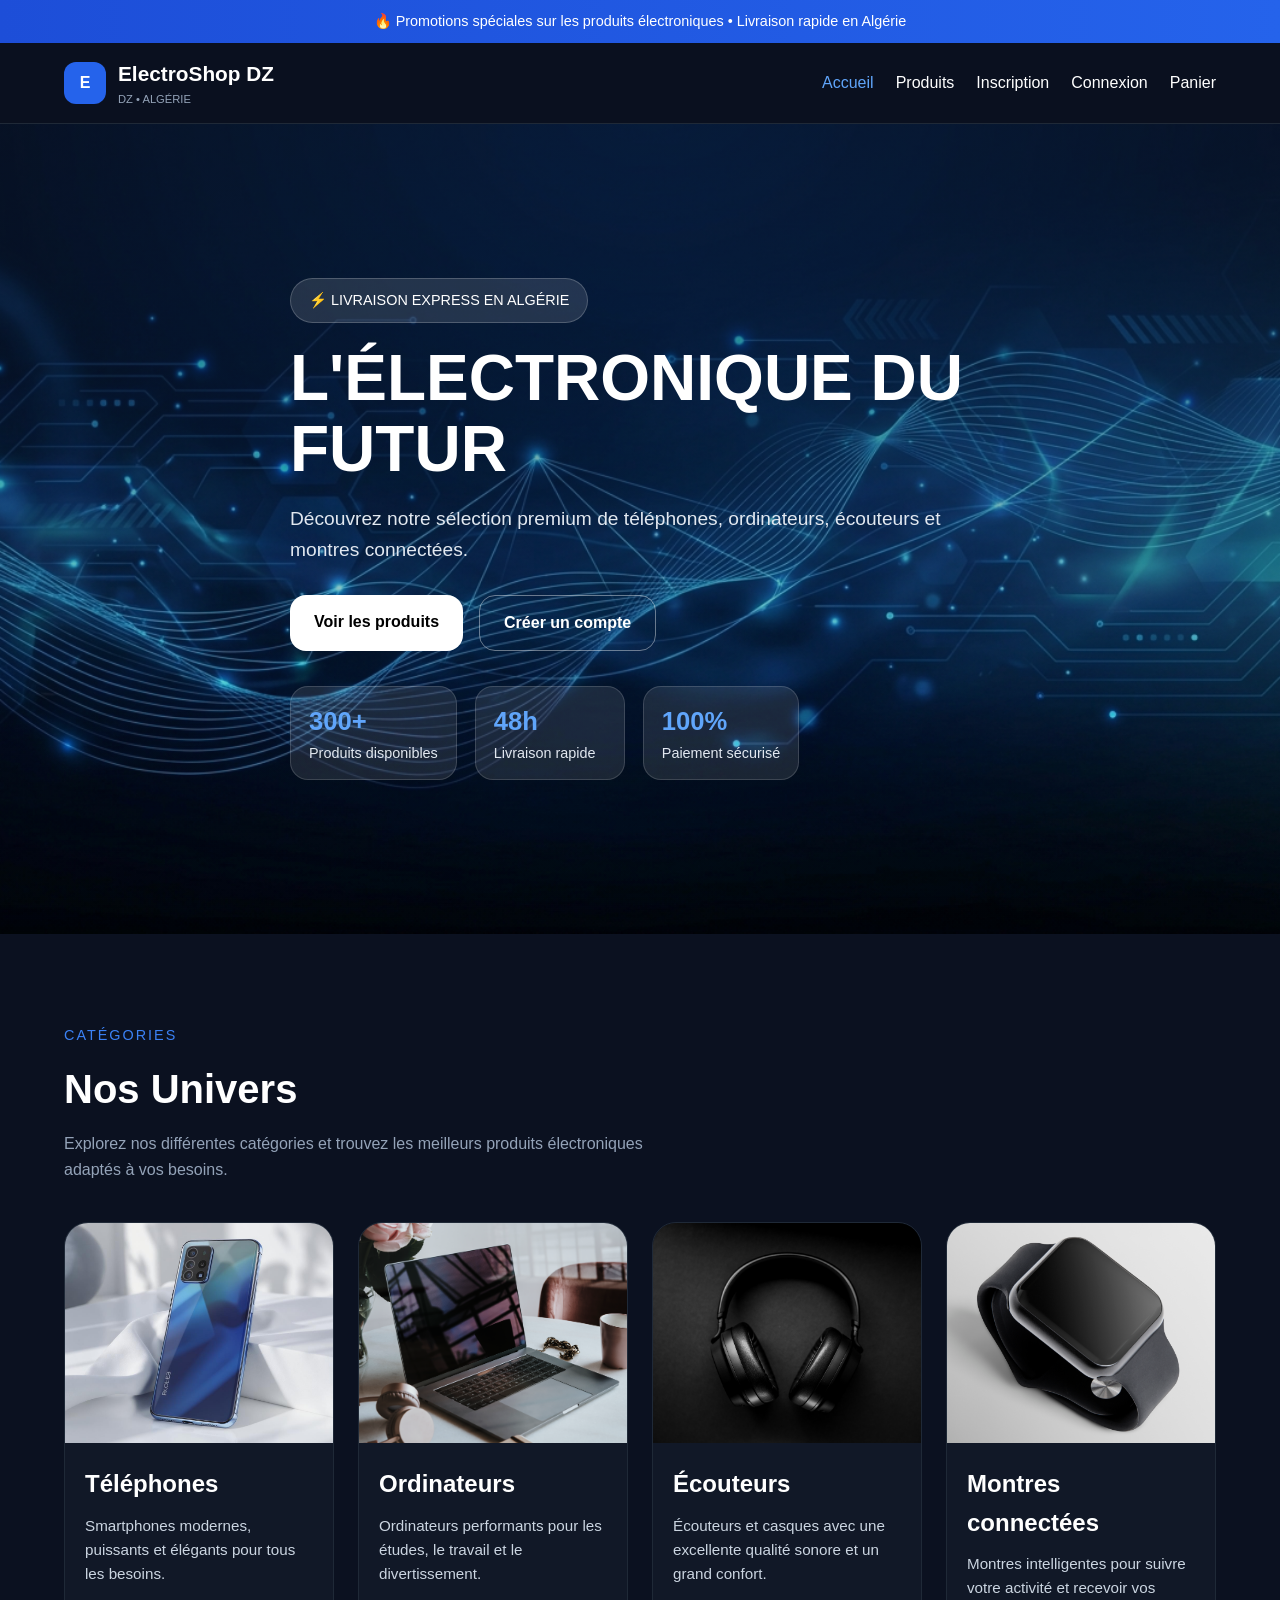
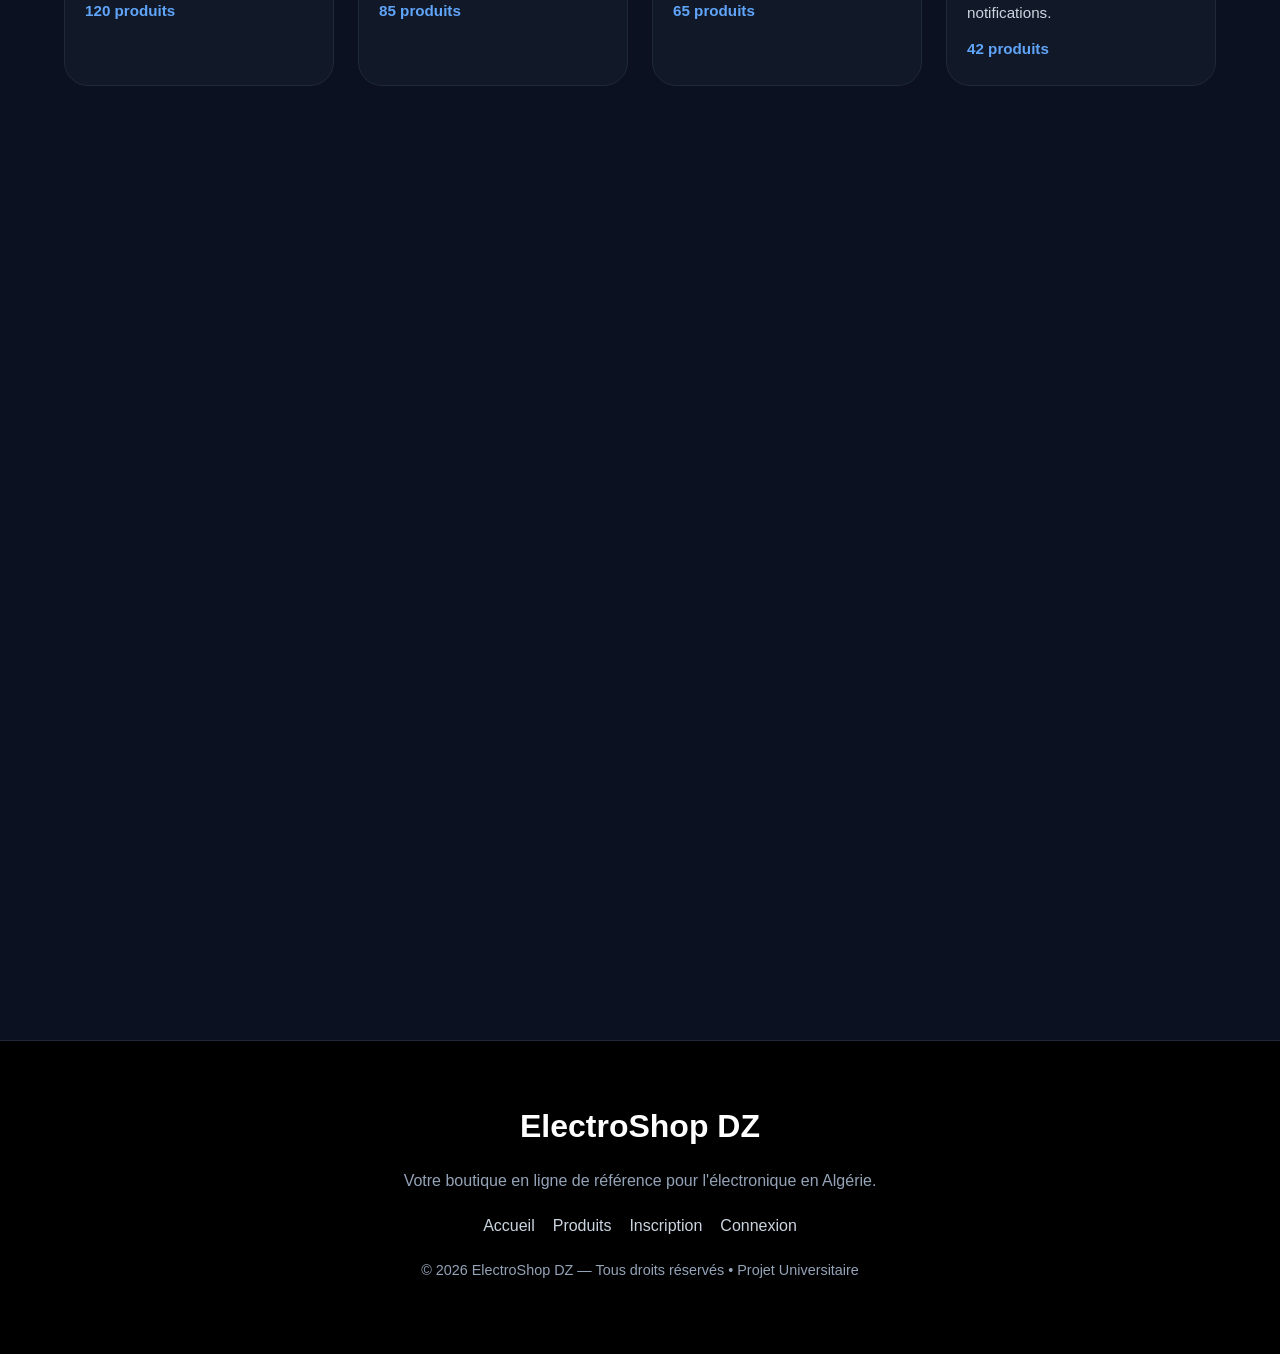
<file: index.html>
<!doctype html>
<html lang="fr">
  <head>
    <meta charset="UTF-8" />
    <meta name="viewport" content="width=device-width, initial-scale=1.0" />
    <title>ElectroShop DZ - Accueil</title>
    <link rel="stylesheet" href="style/main.css" />
  </head>

  <body>
    <div class="top-bar">
      <p>
        🔥 Promotions spéciales sur les produits électroniques • Livraison
        rapide en Algérie
      </p>
    </div>

    <header class="site-header">
      <nav class="navbar">
        <div class="logo-box">
          <div class="logo-icon">E</div>
          <div class="logo-text">
            <h1>ElectroShop DZ</h1>
            <p>DZ • ALGÉRIE</p>
          </div>
        </div>

        <ul class="nav-links">
          <li><a href="index.html" class="active">Accueil</a></li>
          <li><a href="content/products.html">Produits</a></li>

          <a href="content/signup.html">Inscription</a>
          <a href="content/login.html">Connexion</a>

          <li><a href="content/cart.html">Panier</a></li>
        </ul>

        <button class="menu-toggle" id="menu-toggle">☰</button>
      </nav>

      <div class="mobile-menu" id="mobile-menu">
        <a href="index.html">Accueil</a>
        <a href="content/products.html">Produits</a>
        <a href="content/signup.html">Inscription</a>
        <a href="content/login.html">Connexion</a>
        <a href="content/cart.html">Panier</a>
      </div>
    </header>

    <main>
      <section class="hero">
        <div class="hero-overlay"></div>

        <div class="hero-content">
          <span class="hero-badge">⚡ LIVRAISON EXPRESS EN ALGÉRIE</span>

          <h2>L'ÉLECTRONIQUE DU FUTUR</h2>

          <p>
            Découvrez notre sélection premium de téléphones, ordinateurs,
            écouteurs et montres connectées.
          </p>

          <div class="hero-buttons">
            <a href="content/products.html" class="btn btn-primary">
              Voir les produits
            </a>

            <a href="content/signup.html" class="btn btn-secondary">
              Créer un compte
            </a>
          </div>

          <div class="hero-stats">
            <div class="stat-box">
              <h3>300+</h3>
              <p>Produits disponibles</p>
            </div>
            <div class="stat-box">
              <h3>48h</h3>
              <p>Livraison rapide</p>
            </div>
            <div class="stat-box">
              <h3>100%</h3>
              <p>Paiement sécurisé</p>
            </div>
          </div>
        </div>
      </section>

      <section class="categories section hidden-section">
        <div class="section-header">
          <p class="section-label">CATÉGORIES</p>
          <h2>Nos Univers</h2>
          <p class="section-description">
            Explorez nos différentes catégories et trouvez les meilleurs
            produits électroniques adaptés à vos besoins.
          </p>
        </div>

        <div class="categories-grid">
          <article
            class="category-card hidden-left clickable-card"
            data-link="content/products.html"
          >
            <img src="images/phone.png" alt="Téléphones" class="category-img" />
            <div class="category-content">
              <h3>Téléphones</h3>
              <p class="category-desc">
                Smartphones modernes, puissants et élégants pour tous les
                besoins.
              </p>
              <p class="category-count">120 produits</p>
            </div>
          </article>

          <article
            class="category-card hidden-section clickable-card"
            data-link="content/products.html"
          >
            <img
              src="images/laptop.png"
              alt="Ordinateurs"
              class="category-img"
            />
            <div class="category-content">
              <h3>Ordinateurs</h3>
              <p class="category-desc">
                Ordinateurs performants pour les études, le travail et le
                divertissement.
              </p>
              <p class="category-count">85 produits</p>
            </div>
          </article>

          <article
            class="category-card hidden-section clickable-card"
            data-link="content/products.html"
          >
            <img
              src="images/headphones.png"
              alt="Écouteurs"
              class="category-img"
            />
            <div class="category-content">
              <h3>Écouteurs</h3>
              <p class="category-desc">
                Écouteurs et casques avec une excellente qualité sonore et un
                grand confort.
              </p>
              <p class="category-count">65 produits</p>
            </div>
          </article>

          <article
            class="category-card hidden-right clickable-card"
            data-link="content/products.html"
          >
            <img
              src="images/watch.png"
              alt="Montres connectées"
              class="category-img"
            />
            <div class="category-content">
              <h3>Montres connectées</h3>
              <p class="category-desc">
                Montres intelligentes pour suivre votre activité et recevoir vos
                notifications.
              </p>
              <p class="category-count">42 produits</p>
            </div>
          </article>
        </div>
      </section>

      <section class="advantages section hidden-section">
        <div class="section-header center">
          <p class="section-label">AVANTAGES</p>
          <h2>Pourquoi choisir ElectroShop DZ ?</h2>
        </div>

        <div class="advantages-grid">
          <article class="advantage-card hidden-left">
            <h3>Produits variés</h3>
            <p>Large sélection des meilleures marques internationales.</p>
          </article>

          <article class="advantage-card hidden-section">
            <h3>Livraison rapide</h3>
            <p>Commandes livrées rapidement partout en Algérie.</p>
          </article>

          <article class="advantage-card hidden-right">
            <h3>Paiement sécurisé</h3>
            <p>Transactions protégées et expérience d’achat fiable.</p>
          </article>
        </div>
      </section>

      <section class="cta section hidden-section">
        <div class="cta-box">
          <h2>Prêt à découvrir nos meilleures offres ?</h2>
          <p>
            Parcourez notre catalogue et trouvez les meilleurs appareils
            électroniques.
          </p>
          <a href="content/products.html" class="btn btn-primary">
            Explorer les produits
          </a>
        </div>
      </section>
    </main>

    <footer class="site-footer">
      <div class="footer-content">
        <h2>ElectroShop DZ</h2>
        <p>
          Votre boutique en ligne de référence pour l'électronique en Algérie.
        </p>

        <div class="footer-links">
          <a href="index.html">Accueil</a>
          <a href="content/products.html">Produits</a>
          <a href="content/signup.html">Inscription</a>
          <a href="content/login.html">Connexion</a>
        </div>

        <p class="copyright">
          © 2026 ElectroShop DZ — Tous droits réservés • Projet Universitaire
        </p>
      </div>
    </footer>

    <button id="backToTop" class="back-to-top">↑</button>

    <script src="javascript/main.js"></script>
  </body>
</html>
</file>
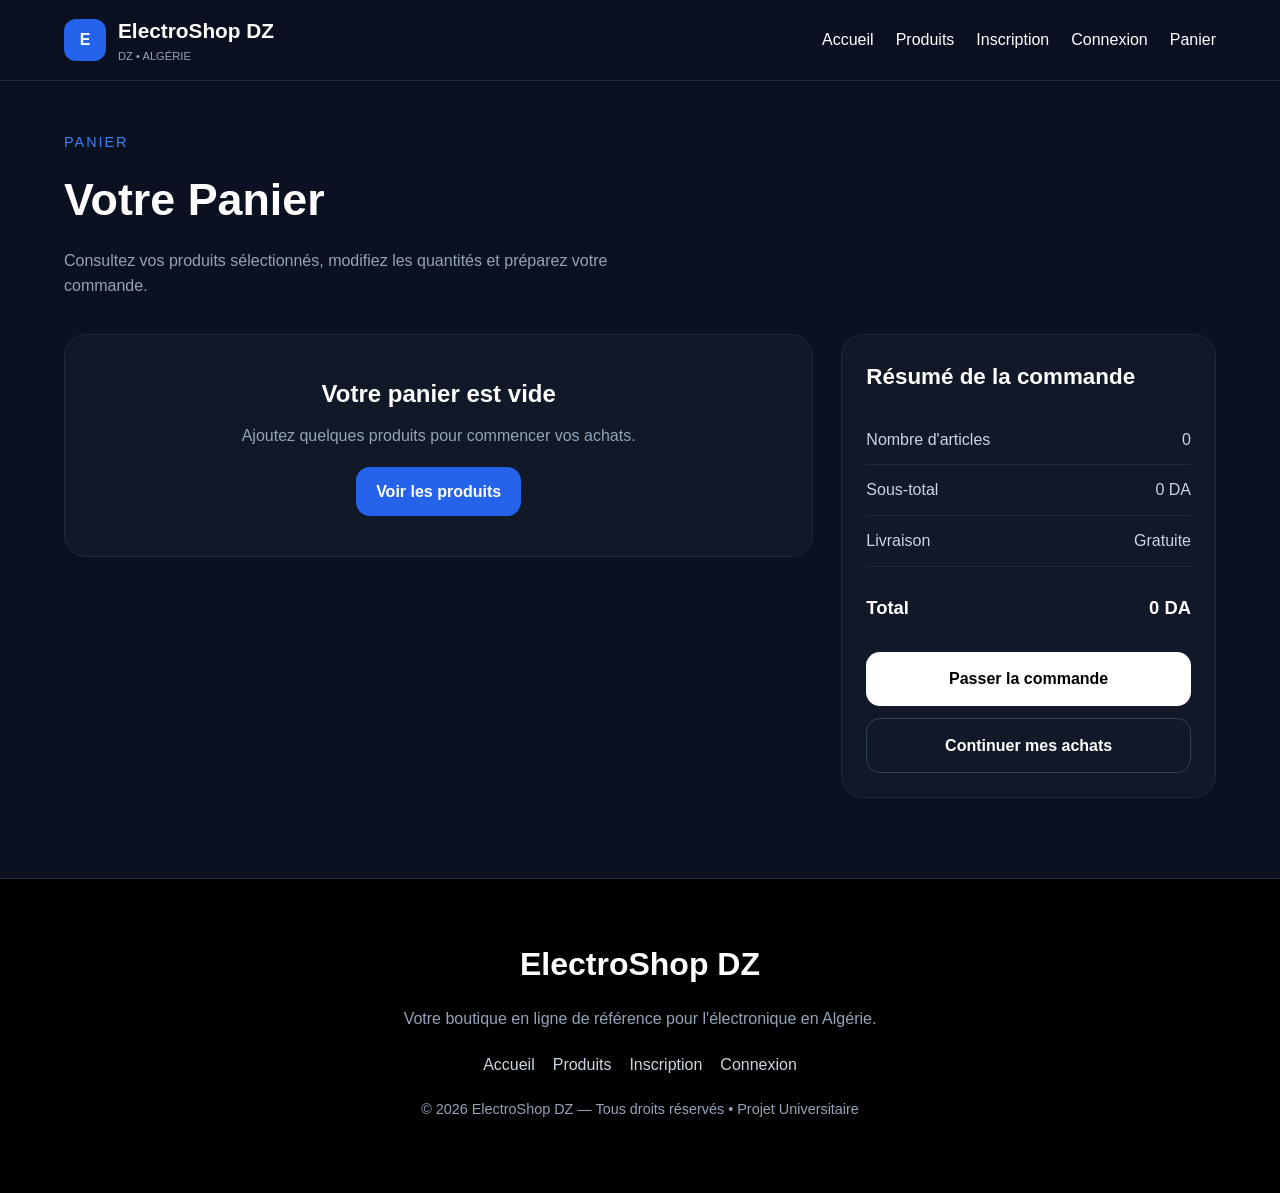
<file: content/cart.html>
<!doctype html>
<html lang="fr">
  <head>
    <meta charset="UTF-8" />
    <meta name="viewport" content="width=device-width, initial-scale=1.0" />
    <title>ElectroShop DZ - Panier</title>
    <link rel="stylesheet" href="../style/cart.css" />
    <link rel="stylesheet" href="../style/main.css" />
  </head>

  <body>
    <!-- HEADER -->
    <header class="site-header">
      <nav class="navbar">
        <div class="logo-box">
          <div class="logo-icon">E</div>
          <div class="logo-text">
            <h1>ElectroShop DZ</h1>
            <p>DZ • ALGÉRIE</p>
          </div>
        </div>

        <ul class="nav-links">
          <li><a href="../index.html">Accueil</a></li>
          <li><a href="products.html">Produits</a></li>
          <li><a href="signup.html">Inscription</a></li>
          <li><a href="login.html">Connexion</a></li>
          <li>
            <a href="cart.html" class="cart-link">
              Panier
              <span id="cartCount" class="cart-count hidden">0</span>
            </a>
          </li>
        </ul>

        <button class="menu-toggle" id="menu-toggle">☰</button>
      </nav>

      <div class="mobile-menu" id="mobile-menu">
        <a href="../index.html">Accueil</a>
        <a href="products.html">Produits</a>
        <a href="signup.html">Inscription</a>
        <a href="login.html">Connexion</a>
        <a href="cart.html" class="cart-link-mobile">
          Panier
          <span id="cartCountMobile" class="cart-count hidden">0</span>
        </a>
      </div>
    </header>

    <!-- MAIN -->
    <main class="cart-page">
      <section class="cart-hero">
        <p class="section-label">PANIER</p>
        <h2>Votre Panier</h2>
        <p class="section-description">
          Consultez vos produits sélectionnés, modifiez les quantités et
          préparez votre commande.
        </p>
      </section>

      <section class="cart-layout">
        <div class="cart-left">
          <div id="cartItemsContainer" class="cart-items"></div>
        </div>

        <aside class="cart-summary">
          <h3>Résumé de la commande</h3>

          <div class="summary-row">
            <span>Nombre d'articles</span>
            <span id="itemsCount">0</span>
          </div>

          <div class="summary-row">
            <span>Sous-total</span>
            <span id="subtotalPrice">0 DA</span>
          </div>

          <div class="summary-row">
            <span>Livraison</span>
            <span>Gratuite</span>
          </div>

          <div class="summary-total">
            <span>Total</span>
            <span id="totalPrice">0 DA</span>
          </div>

          <!-- زر يذهب لصفحة commande -->
          <a href="commande.html" class="checkout-btn"> Passer la commande </a>

          <a href="products.html" class="continue-btn">
            Continuer mes achats
          </a>
        </aside>
      </section>
    </main>

    <!-- FOOTER -->
    <footer class="site-footer">
      <div class="footer-content">
        <h2>ElectroShop DZ</h2>
        <p>
          Votre boutique en ligne de référence pour l'électronique en Algérie.
        </p>

        <div class="footer-links">
          <a href="../index.html">Accueil</a>
          <a href="products.html">Produits</a>
          <a href="signup.html">Inscription</a>
          <a href="login.html">Connexion</a>
        </div>

        <p class="copyright">
          © 2026 ElectroShop DZ — Tous droits réservés • Projet Universitaire
        </p>
      </div>
    </footer>

    <!-- JS -->
    <script src="../javascript/cart.js"></script>
  </body>
</html>
</file>
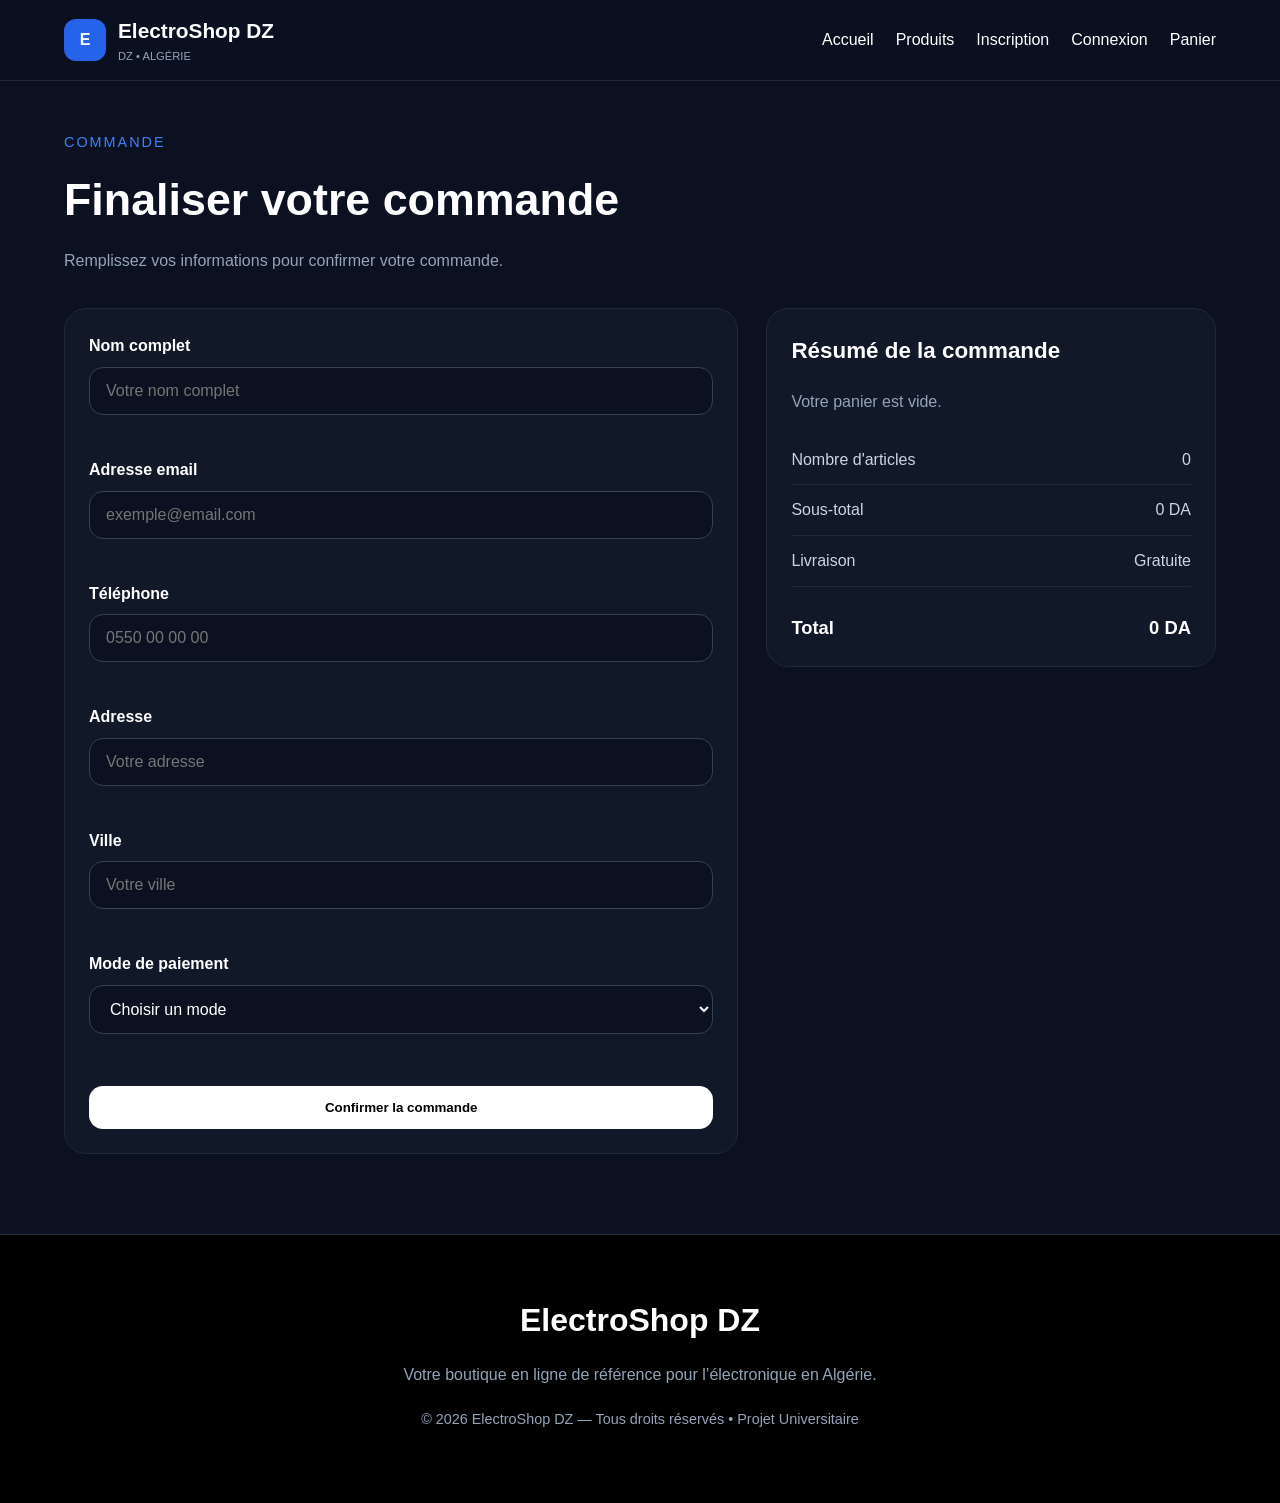
<file: content/commande.html>
<!doctype html>
<html lang="fr">
  <head>
    <meta charset="UTF-8" />
    <meta name="viewport" content="width=device-width, initial-scale=1.0" />
    <title>ElectroShop DZ - Commande</title>
    <link rel="stylesheet" href="../style/main.css" />
    <link rel="stylesheet" href="../style/commande.css" />
  </head>

  <body>
    <header class="site-header">
      <nav class="navbar">
        <div class="logo-box">
          <div class="logo-icon">E</div>
          <div class="logo-text">
            <h1>ElectroShop DZ</h1>
            <p>DZ • ALGÉRIE</p>
          </div>
        </div>

        <ul class="nav-links">
          <li><a href="../index.html">Accueil</a></li>
          <li><a href="products.html">Produits</a></li>
          <li><a href="signup.html">Inscription</a></li>
          <li><a href="login.html">Connexion</a></li>
          <li><a href="cart.html">Panier</a></li>
        </ul>

        <button class="menu-toggle" id="menu-toggle">☰</button>
      </nav>

      <div class="mobile-menu" id="mobile-menu">
        <a href="../index.html">Accueil</a>
        <a href="products.html">Produits</a>
        <a href="signup.html">Inscription</a>
        <a href="login.html">Connexion</a>
        <a href="cart.html">Panier</a>
      </div>
    </header>

    <main class="commande-page">
      <section class="commande-hero">
        <p class="section-label">COMMANDE</p>
        <h2>Finaliser votre commande</h2>
        <p class="section-description">
          Remplissez vos informations pour confirmer votre commande.
        </p>
      </section>

      <section class="commande-layout">
        <div class="commande-form-box">
          <form id="commandeForm" novalidate>
            <div class="form-group">
              <label for="fullName">Nom complet</label>
              <input
                type="text"
                id="fullName"
                placeholder="Votre nom complet"
              />
              <small class="error-message"></small>
            </div>

            <div class="form-group">
              <label for="email">Adresse email</label>
              <input type="email" id="email" placeholder="exemple@email.com" />
              <small class="error-message"></small>
            </div>

            <div class="form-group">
              <label for="phone">Téléphone</label>
              <input type="text" id="phone" placeholder="0550 00 00 00" />
              <small class="error-message"></small>
            </div>

            <div class="form-group">
              <label for="address">Adresse</label>
              <input type="text" id="address" placeholder="Votre adresse" />
              <small class="error-message"></small>
            </div>

            <div class="form-group">
              <label for="city">Ville</label>
              <input type="text" id="city" placeholder="Votre ville" />
              <small class="error-message"></small>
            </div>

            <div class="form-group">
              <label for="payment">Mode de paiement</label>
              <select id="payment">
                <option value="">Choisir un mode</option>
                <option value="livraison">Paiement à la livraison</option>
                <option value="carte">Carte bancaire</option>
              </select>
              <small class="error-message"></small>
            </div>

            <button type="submit" class="confirm-btn">
              Confirmer la commande
            </button>
          </form>
        </div>

        <aside class="commande-summary">
          <h3>Résumé de la commande</h3>

          <div id="orderItems" class="order-items"></div>

          <div class="summary-row">
            <span>Nombre d'articles</span>
            <span id="itemsCount">0</span>
          </div>

          <div class="summary-row">
            <span>Sous-total</span>
            <span id="subtotalPrice">0 DA</span>
          </div>

          <div class="summary-row">
            <span>Livraison</span>
            <span>Gratuite</span>
          </div>

          <div class="summary-total">
            <span>Total</span>
            <span id="totalPrice">0 DA</span>
          </div>
        </aside>
      </section>
    </main>

    <footer class="site-footer">
      <div class="footer-content">
        <h2>ElectroShop DZ</h2>
        <p>
          Votre boutique en ligne de référence pour l’électronique en Algérie.
        </p>
        <p class="copyright">
          © 2026 ElectroShop DZ — Tous droits réservés • Projet Universitaire
        </p>
      </div>
    </footer>

    <div id="toast" class="toast">
      <div class="toast-content">
        <span class="toast-icon">✔</span>
        <span id="toastMessage">Commande confirmée avec succès !</span>
      </div>
    </div>

    <script src="../javascript/commande.js"></script>
  </body>
</html>
</file>
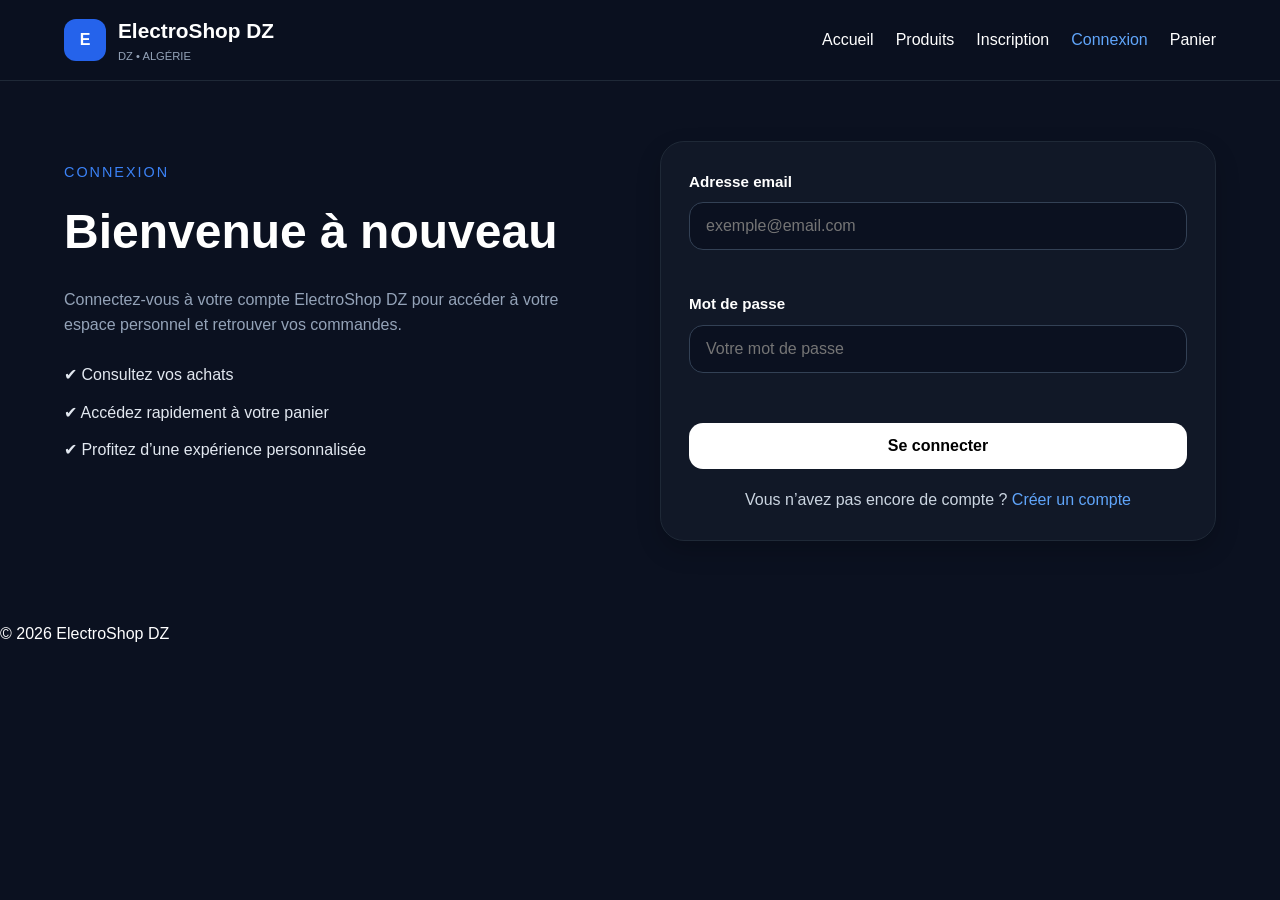
<file: content/login.html>
<!doctype html>
<html lang="fr">
  <head>
    <meta charset="UTF-8" />
    <meta name="viewport" content="width=device-width, initial-scale=1.0" />
    <title>ElectroShop DZ - Connexion</title>
    <link rel="stylesheet" href="../style/login.css" />
  </head>

  <body>
    <header class="site-header">
      <nav class="navbar">
        <div class="logo-box">
          <div class="logo-icon">E</div>
          <div class="logo-text">
            <h1>ElectroShop DZ</h1>
            <p>DZ • ALGÉRIE</p>
          </div>
        </div>

        <ul class="nav-links">
          <li><a href="../index.html">Accueil</a></li>
          <li><a href="products.html">Produits</a></li>
          <li><a href="signup.html">Inscription</a></li>
          <li><a href="login.html" class="active">Connexion</a></li>
          <li><a href="cart.html">Panier</a></li>
        </ul>

        <button class="menu-toggle" id="menu-toggle">☰</button>
      </nav>

      <div class="mobile-menu" id="mobile-menu">
        <a href="../index.html">Accueil</a>
        <a href="products.html">Produits</a>
        <a href="signup.html">Inscription</a>
        <a href="login.html">Connexion</a>
        <a href="cart.html">Panier</a>
      </div>
    </header>

    <main class="login-page">
      <section class="login-wrapper">
        <div class="login-left">
          <p class="section-label">CONNEXION</p>
          <h2>Bienvenue à nouveau</h2>
          <p class="section-description">
            Connectez-vous à votre compte ElectroShop DZ pour accéder à votre
            espace personnel et retrouver vos commandes.
          </p>

          <ul class="benefits-list">
            <li>✔ Consultez vos achats</li>
            <li>✔ Accédez rapidement à votre panier</li>
            <li>✔ Profitez d’une expérience personnalisée</li>
          </ul>
        </div>

        <div class="login-right">
          <form id="loginForm" class="login-form" novalidate>
            <div class="form-group">
              <label for="email">Adresse email</label>
              <input
                type="email"
                id="email"
                name="email"
                placeholder="exemple@email.com"
              />
              <small class="error-message"></small>
            </div>

            <div class="form-group">
              <label for="password">Mot de passe</label>
              <input
                type="password"
                id="password"
                name="password"
                placeholder="Votre mot de passe"
              />
              <small class="error-message"></small>
            </div>

            <button type="submit" class="submit-btn">Se connecter</button>

            <p class="form-footer">
              Vous n’avez pas encore de compte ?
              <a href="signup.html">Créer un compte</a>
            </p>
          </form>
        </div>
      </section>
    </main>

    <div id="toast" class="toast">
      <div class="toast-content">
        <span class="toast-icon">✔</span>
        <span id="toastMessage">Connexion réussie !</span>
      </div>
    </div>
    <footer class="site-footer">
      <p>© 2026 ElectroShop DZ</p>
    </footer>

    <script src="../javascript/login.js"></script>
  </body>
</html>
</file>
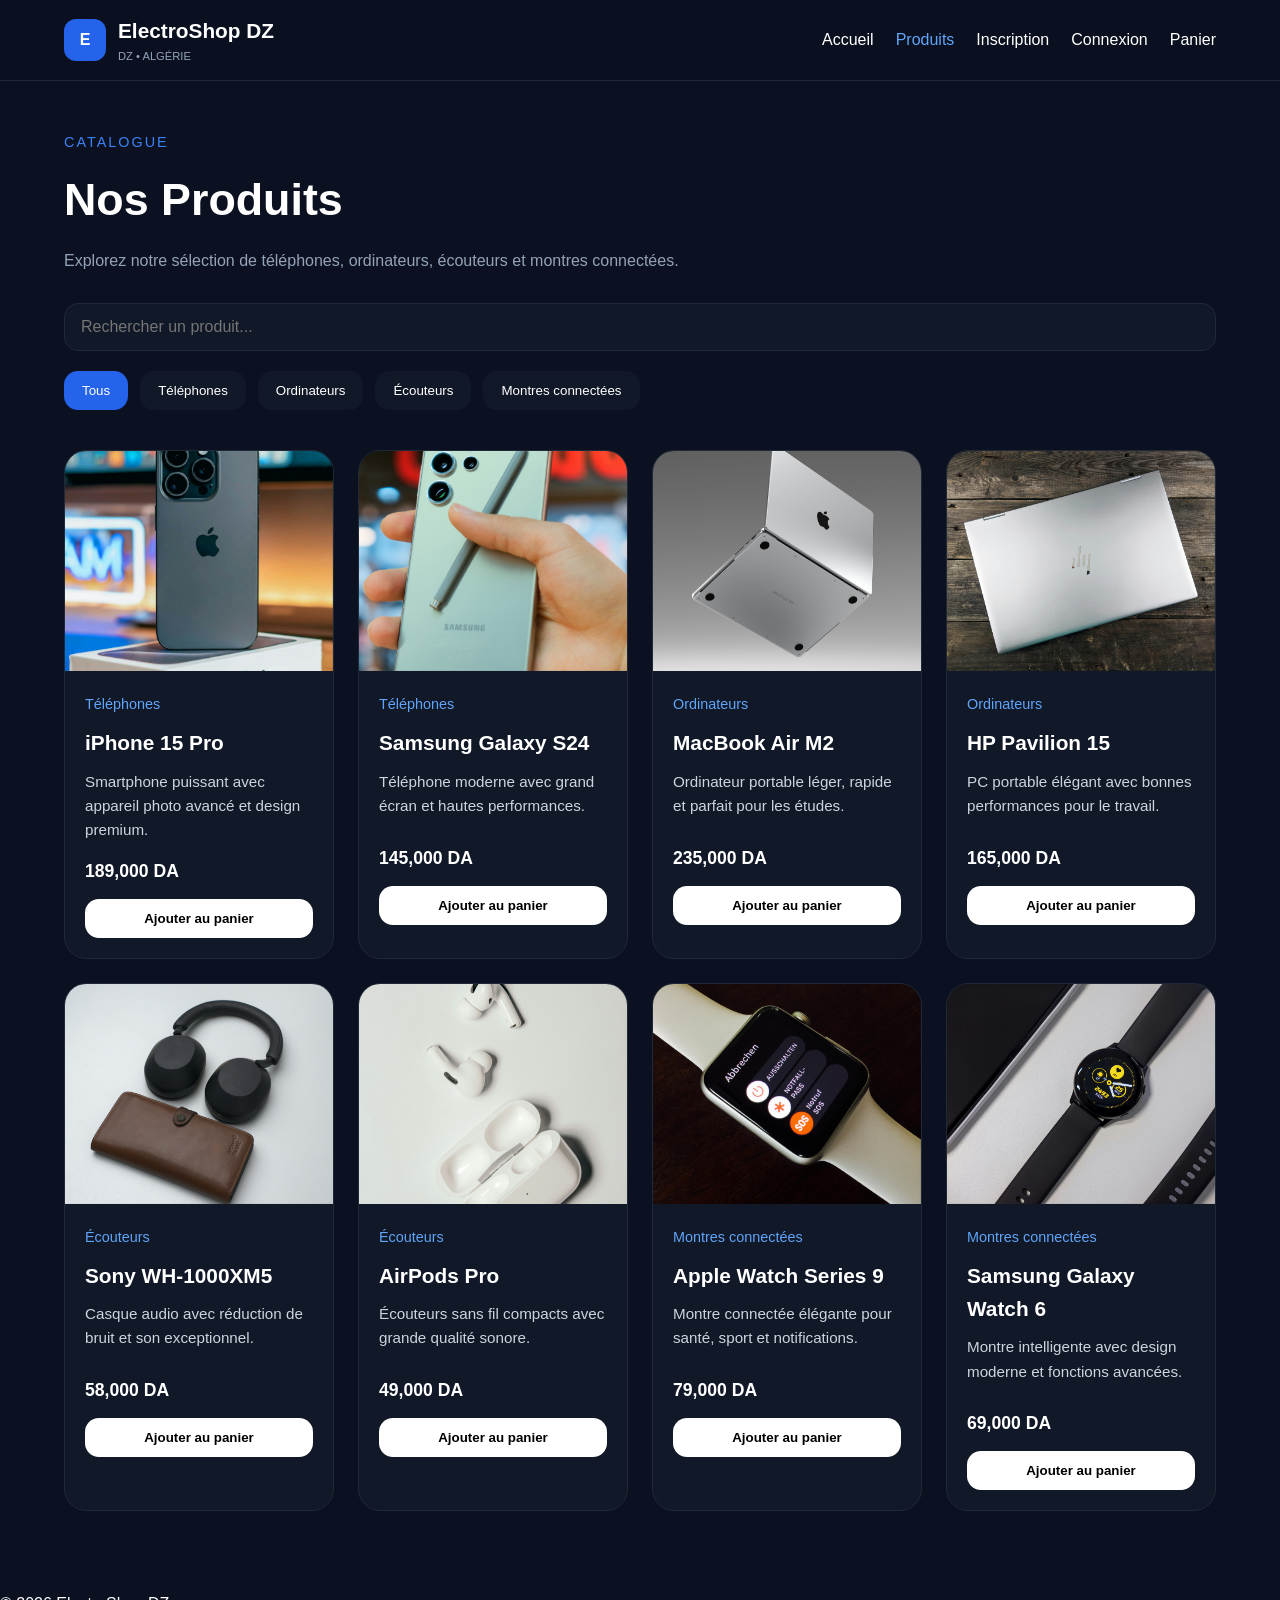
<file: content/products.html>
<!doctype html>
<html lang="fr">
  <head>
    <meta charset="UTF-8" />
    <meta name="viewport" content="width=device-width, initial-scale=1.0" />
    <title>ElectroShop DZ - Produits</title>
    <link rel="stylesheet" href="../style/products.css" />
  </head>

  <body>
    <header class="site-header">
      <nav class="navbar">
        <div class="logo-box">
          <div class="logo-icon">E</div>
          <div class="logo-text">
            <h1>ElectroShop DZ</h1>
            <p>DZ • ALGÉRIE</p>
          </div>
        </div>

        <ul class="nav-links">
          <li><a href="../index.html">Accueil</a></li>
          <li><a href="products.html" class="active">Produits</a></li>
          <li><a href="signup.html">Inscription</a></li>
          <li><a href="login.html">Connexion</a></li>
          <li>
            <a href="cart.html" class="cart-link">
              Panier
              <span id="cartCount" class="cart-count hidden">0</span>
            </a>
          </li>
        </ul>

        <button class="menu-toggle" id="menu-toggle">☰</button>
      </nav>

      <div class="mobile-menu" id="mobile-menu">
        <a href="../index.html">Accueil</a>
        <a href="products.html">Produits</a>
        <a href="signup.html">Inscription</a>
        <a href="login.html">Connexion</a>
        <a href="cart.html" class="cart-link-mobile">
          Panier
          <span id="cartCountMobile" class="cart-count hidden">0</span>
        </a>
      </div>
    </header>

    <main class="products-page">
      <section class="products-hero">
        <div class="products-hero-content">
          <p class="section-label">CATALOGUE</p>
          <h2>Nos Produits</h2>
          <p class="section-description">
            Explorez notre sélection de téléphones, ordinateurs, écouteurs et
            montres connectées.
          </p>
        </div>
      </section>

      <section class="filters-section">
        <div class="search-box">
          <input
            type="text"
            id="searchInput"
            placeholder="Rechercher un produit..."
          />
        </div>

        <div class="filter-buttons">
          <button class="filter-btn active" data-category="all">Tous</button>
          <button class="filter-btn" data-category="Téléphones">
            Téléphones
          </button>
          <button class="filter-btn" data-category="Ordinateurs">
            Ordinateurs
          </button>
          <button class="filter-btn" data-category="Écouteurs">
            Écouteurs
          </button>
          <button class="filter-btn" data-category="Montres connectées">
            Montres connectées
          </button>
        </div>
      </section>

      <section class="products-section">
        <div id="productsContainer" class="products-grid"></div>
      </section>
    </main>

    <div id="toast" class="toast">
      <div class="toast-content">
        <span class="toast-icon">✔</span>
        <span id="toastMessage">Produit ajouté au panier avec succès !</span>
      </div>
    </div>
    <footer class="site-footer">
      <p>© 2026 ElectroShop DZ</p>
    </footer>

    <script src="../javascript/data.js"></script>
    <script src="../javascript/products.js"></script>
  </body>
</html>
</file>
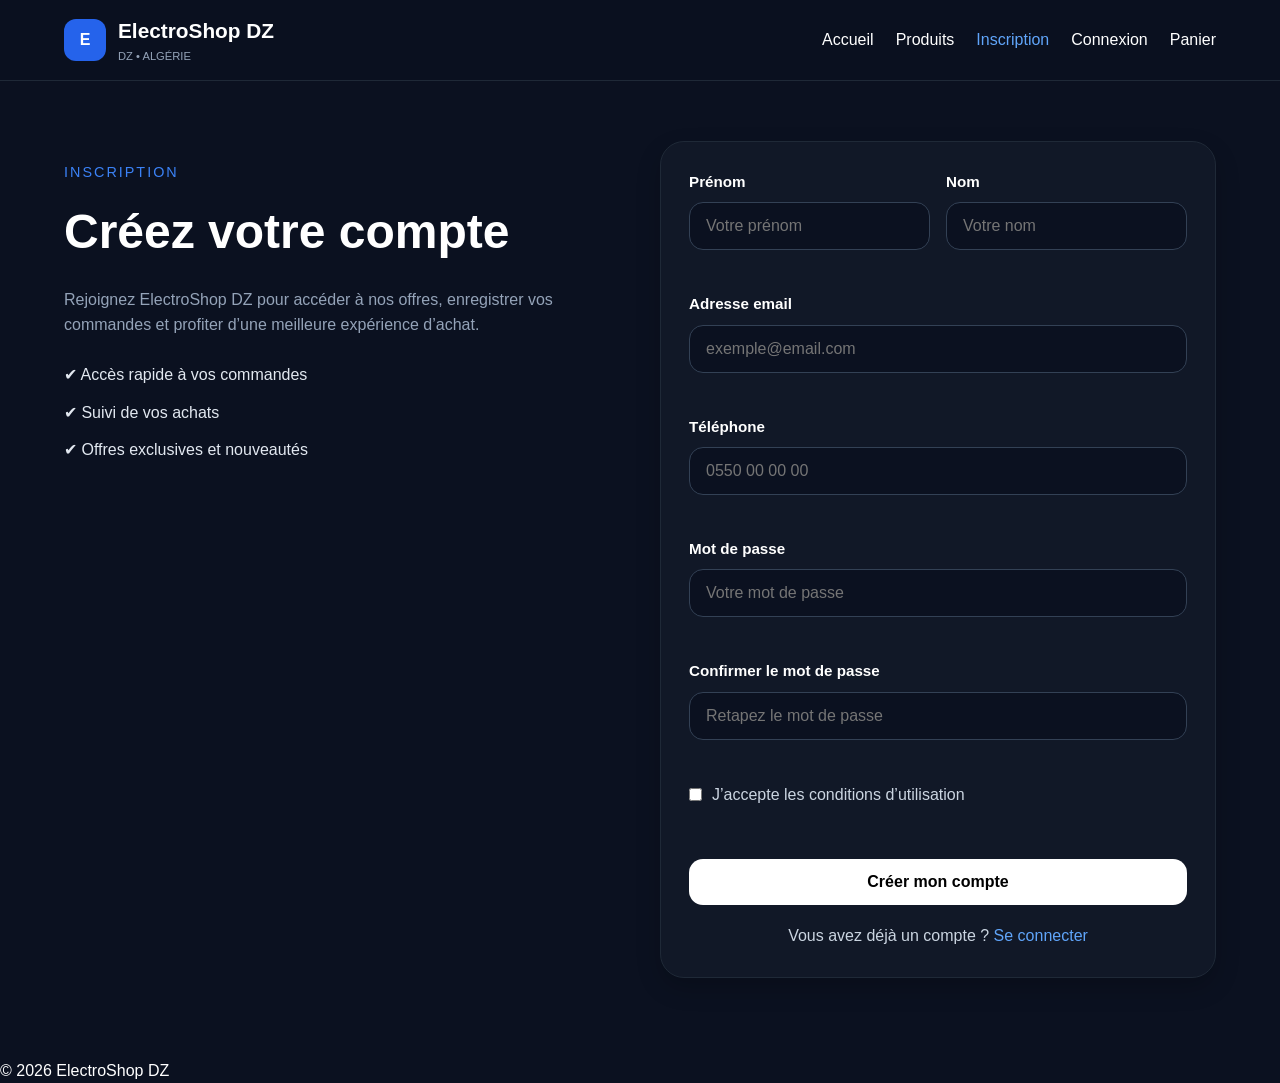
<file: content/signup.html>
<!doctype html>
<html lang="fr">
  <head>
    <meta charset="UTF-8" />
    <meta name="viewport" content="width=device-width, initial-scale=1.0" />
    <title>ElectroShop DZ - Inscription</title>
    <link rel="stylesheet" href="../style/signup.css" />
  </head>

  <body>
    <header class="site-header">
      <nav class="navbar">
        <div class="logo-box">
          <div class="logo-icon">E</div>
          <div class="logo-text">
            <h1>ElectroShop DZ</h1>
            <p>DZ • ALGÉRIE</p>
          </div>
        </div>

        <ul class="nav-links">
          <li><a href="../index.html">Accueil</a></li>
          <li><a href="products.html">Produits</a></li>
          <li><a href="signup.html" class="active">Inscription</a></li>
          <li><a href="login.html">Connexion</a></li>
          <li><a href="cart.html">Panier</a></li>
        </ul>

        <button class="menu-toggle" id="menu-toggle">☰</button>
      </nav>

      <div class="mobile-menu" id="mobile-menu">
        <a href="../index.html">Accueil</a>
        <a href="products.html">Produits</a>
        <a href="signup.html">Inscription</a>
        <a href="login.html">Connexion</a>
        <a href="cart.html">Panier</a>
      </div>
    </header>

    <main class="signup-page">
      <section class="signup-wrapper">
        <div class="signup-left">
          <p class="section-label">INSCRIPTION</p>
          <h2>Créez votre compte</h2>
          <p class="section-description">
            Rejoignez ElectroShop DZ pour accéder à nos offres, enregistrer vos
            commandes et profiter d’une meilleure expérience d’achat.
          </p>

          <ul class="benefits-list">
            <li>✔ Accès rapide à vos commandes</li>
            <li>✔ Suivi de vos achats</li>
            <li>✔ Offres exclusives et nouveautés</li>
          </ul>
        </div>

        <div class="signup-right">
          <form id="signupForm" class="signup-form" novalidate>
            <div class="form-row">
              <div class="form-group">
                <label for="firstName">Prénom</label>
                <input
                  type="text"
                  id="firstName"
                  name="firstName"
                  placeholder="Votre prénom"
                />
                <small class="error-message"></small>
              </div>

              <div class="form-group">
                <label for="lastName">Nom</label>
                <input
                  type="text"
                  id="lastName"
                  name="lastName"
                  placeholder="Votre nom"
                />
                <small class="error-message"></small>
              </div>
            </div>

            <div class="form-group">
              <label for="email">Adresse email</label>
              <input
                type="email"
                id="email"
                name="email"
                placeholder="exemple@email.com"
              />
              <small class="error-message"></small>
            </div>

            <div class="form-group">
              <label for="phone">Téléphone</label>
              <input
                type="text"
                id="phone"
                name="phone"
                placeholder="0550 00 00 00"
              />
              <small class="error-message"></small>
            </div>

            <div class="form-group">
              <label for="password">Mot de passe</label>
              <input
                type="password"
                id="password"
                name="password"
                placeholder="Votre mot de passe"
              />
              <small class="error-message"></small>
            </div>

            <div class="form-group">
              <label for="confirmPassword">Confirmer le mot de passe</label>
              <input
                type="password"
                id="confirmPassword"
                name="confirmPassword"
                placeholder="Retapez le mot de passe"
              />
              <small class="error-message"></small>
            </div>

            <div class="form-check">
              <input type="checkbox" id="terms" name="terms" />
              <label for="terms">J’accepte les conditions d’utilisation</label>
            </div>
            <small class="error-message terms-error"></small>

            <button type="submit" class="submit-btn">Créer mon compte</button>

            <p class="form-footer">
              Vous avez déjà un compte ?
              <a href="login.html">Se connecter</a>
            </p>
          </form>
        </div>
      </section>
    </main>

    <div id="toast" class="toast">
      <div class="toast-content">
        <span class="toast-icon">✔</span>
        <span id="toastMessage">Compte créé avec succès !</span>
      </div>
    </div>
    <footer class="site-footer">
      <p>© 2026 ElectroShop DZ</p>
    </footer>

    <script src="../javascript/signup.js"></script>
  </body>
</html>
</file>
<file: style/main.css>
* {
  margin: 0;
  padding: 0;
  box-sizing: border-box;
}

html {
  scroll-behavior: smooth;
}

body {
  font-family: Arial, sans-serif;
  background-color: #0b1120;
  color: #ffffff;
  line-height: 1.6;
}

a {
  text-decoration: none;
}

ul {
  list-style: none;
}

.top-bar {
  background: linear-gradient(90deg, #1d4ed8, #2563eb);
  text-align: center;
  padding: 10px 15px;
  font-size: 0.9rem;
  color: white;
}

.site-header {
  position: sticky;
  top: 0;
  z-index: 1000;
  background-color: rgba(11, 17, 32, 0.95);
  border-bottom: 1px solid #1f2937;
  backdrop-filter: blur(10px);
}

.navbar {
  width: 90%;
  max-width: 1200px;
  margin: auto;
  min-height: 80px;
  display: flex;
  justify-content: space-between;
  align-items: center;
  gap: 20px;
}

.logo-box {
  display: flex;
  align-items: center;
  gap: 12px;
}

.logo-icon {
  width: 42px;
  height: 42px;
  background-color: #2563eb;
  border-radius: 12px;
  display: flex;
  align-items: center;
  justify-content: center;
  font-weight: bold;
}

.logo-text h1 {
  font-size: 1.3rem;
}

.logo-text p {
  font-size: 0.7rem;
  color: #94a3b8;
}

.nav-links {
  display: flex;
  gap: 22px;
}

.nav-links a {
  color: white;
  transition: 0.3s;
}

.nav-links a:hover,
.nav-links .active {
  color: #60a5fa;
}

.menu-toggle {
  display: none;
  background: none;
  border: none;
  color: white;
  font-size: 1.6rem;
  cursor: pointer;
}

.mobile-menu {
  display: none;
  flex-direction: column;
  padding: 15px 5%;
  background-color: #0b1120;
  border-top: 1px solid #1f2937;
}

.mobile-menu a {
  color: white;
  padding: 10px 0;
  border-bottom: 1px solid #1f2937;
}

.hero {
  position: relative;
  min-height: 90vh;
  background:
    linear-gradient(rgba(11, 17, 32, 0.6), rgba(11, 17, 32, 0)),
    url("../images/hero.jpg") center/cover no-repeat;
  display: flex;
  align-items: center;
}

.hero-overlay {
  position: absolute;
  inset: 0;
}

.hero-content {
  position: relative;
  width: 90%;
  max-width: 700px;
  margin: auto;
  z-index: 2;
  opacity: 0;
  transition: 1s;
}

.hero-badge {
  display: inline-block;
  background-color: rgba(255, 255, 255, 0.12);
  border: 1px solid rgba(255, 255, 255, 0.2);
  padding: 10px 18px;
  border-radius: 999px;
  margin-bottom: 20px;
  font-size: 0.9rem;
}

.hero h2 {
  font-size: 4rem;
  line-height: 1.1;
  margin-bottom: 20px;
  animation: fadeUp 1s ease forwards;
}

.hero p {
  font-size: 1.2rem;
  color: #e2e8f0;
  margin-bottom: 30px;
  animation: fadeUp 1.4s ease forwards;
}

.hero-buttons {
  display: flex;
  gap: 16px;
  flex-wrap: wrap;
  margin-bottom: 35px;
}

.hero-stats {
  display: flex;
  gap: 18px;
  flex-wrap: wrap;
}

.stat-box {
  background-color: rgba(255, 255, 255, 0.1);
  border: 1px solid rgba(255, 255, 255, 0.15);
  padding: 14px 18px;
  border-radius: 18px;
  min-width: 150px;
}

.stat-box h3 {
  font-size: 1.6rem;
  color: #60a5fa;
}

.stat-box p {
  font-size: 0.9rem;
  color: #e2e8f0;
  margin: 0;
}

.scroll-indicator {
  position: absolute;
  bottom: 10px;
  left: 50%;
  transform: translateX(-50%);
  text-align: center;
  font-size: 0.8rem;
  color: #e2e8f0;
  z-index: 2;
}

.scroll-line {
  width: 2px;
  height: 40px;
  background-color: white;
  margin: 8px auto 0;
  animation: scrollMove 1.8s infinite;
}

@keyframes scrollMove {
  0% {
    opacity: 0.2;
    transform: translateY(0);
  }
  50% {
    opacity: 1;
    transform: translateY(10px);
  }
  100% {
    opacity: 0.2;
    transform: translateY(0);
  }
}

@keyframes fadeUp {
  from {
    opacity: 0;
    transform: translateY(30px);
  }
  to {
    opacity: 1;
    transform: translateY(0);
  }
}

.btn {
  padding: 14px 24px;
  border-radius: 16px;
  font-weight: bold;
  transition: 0.3s;
  cursor: pointer;
  display: inline-block;
}

.btn-primary {
  background-color: white;
  color: black;
}

.btn-primary:hover {
  background-color: #2563eb;
  color: white;
  box-shadow: 0 10px 25px rgba(37, 99, 235, 0.5);
}

.btn-secondary {
  border: 1px solid rgba(255, 255, 255, 0.4);
  color: white;
}

.btn-secondary:hover {
  background-color: rgba(255, 255, 255, 0.1);
}

.section {
  width: 90%;
  max-width: 1200px;
  margin: auto;
  padding: 90px 0;
}

.section-header {
  margin-bottom: 40px;
}

.section-header.center {
  text-align: center;
}

.section-label {
  color: #3b82f6;
  font-size: 0.9rem;
  letter-spacing: 2px;
  margin-bottom: 10px;
}

.section-header h2 {
  font-size: 2.5rem;
}

.section-description {
  color: #94a3b8;
  max-width: 600px;
  margin-top: 10px;
  font-size: 1rem;
}

/* Grids */
.categories-grid,
.advantages-grid {
  display: grid;
  gap: 24px;
}

.categories-grid {
  grid-template-columns: repeat(4, 1fr);
}

.advantages-grid {
  grid-template-columns: repeat(3, 1fr);
}

/* Category cards */
.category-card {
  background-color: #111827;
  border: 1px solid #1f2937;
  border-radius: 24px;
  overflow: hidden;
  transition: 0.3s;
  cursor: pointer;
}

.category-card:hover {
  transform: translateY(-8px) scale(1.02);
  border-color: #2563eb;
  box-shadow: 0 10px 25px rgba(37, 99, 235, 0.4);
}

.category-img {
  width: 100%;
  height: 220px;
  object-fit: cover;
  display: block;
  transition: 0.4s;
}

.category-card:hover .category-img {
  transform: scale(1.05);
}

.category-content {
  padding: 22px 20px 24px;
}

.category-content h3 {
  font-size: 1.5rem;
  margin-bottom: 10px;
}

.category-desc {
  color: #cbd5e1;
  font-size: 0.95rem;
  margin-bottom: 12px;
  min-height: 55px;
}

.category-count {
  color: #60a5fa;
  font-weight: bold;
  font-size: 0.95rem;
}

/* Advantages & CTA */
.advantage-card,
.cta-box {
  background-color: #111827;
  border: 1px solid #1f2937;
  border-radius: 24px;
  padding: 30px 24px;
  transition: 0.3s;
}

.advantage-card:hover,
.cta-box:hover {
  transform: translateY(-8px) scale(1.02);
  border-color: #2563eb;
  box-shadow: 0 10px 25px rgba(37, 99, 235, 0.4);
}

.advantage-card h3,
.cta-box h2 {
  font-size: 1.4rem;
  margin-bottom: 10px;
}

.advantage-card p,
.cta-box p {
  color: #94a3b8;
}

.clickable-card {
  cursor: pointer;
}

.cta {
  padding-top: 20px;
}

.cta-box {
  text-align: center;
  padding: 60px;
  font-size: 1.2rem;
}

.cta-box p {
  margin-top: 10px;
}

.cta-box .btn {
  margin-top: 20px;
}

/* Footer */
.site-footer {
  background-color: #000000;
  border-top: 1px solid #1f2937;
  padding: 60px 20px;
  text-align: center;
}

.footer-content {
  max-width: 700px;
  margin: auto;
}

.footer-content h2 {
  font-size: 2rem;
  margin-bottom: 16px;
}

.footer-content p {
  color: #94a3b8;
  margin-bottom: 12px;
}

.footer-links {
  display: flex;
  justify-content: center;
  gap: 18px;
  flex-wrap: wrap;
  margin: 20px 0;
}

.footer-links a {
  color: #cbd5e1;
  transition: 0.3s;
}

.footer-links a:hover {
  color: #60a5fa;
}

.copyright {
  margin-top: 20px;
  font-size: 0.9rem;
}

/* Scroll animation */
.hidden-section {
  opacity: 0;
  transform: translateY(40px);
  transition: all 0.9s ease;
}

.hidden-left {
  opacity: 0;
  transform: translateX(-40px);
  transition: all 0.9s ease;
}

.hidden-right {
  opacity: 0;
  transform: translateX(40px);
  transition: all 0.9s ease;
}

.show-section {
  opacity: 1;
  transform: translate(0, 0);
}

/* Back to top */
.back-to-top {
  position: fixed;
  bottom: 20px;
  right: 20px;
  border: none;
  background-color: #2563eb;
  color: white;
  width: 45px;
  height: 45px;
  border-radius: 50%;
  font-size: 1.2rem;
  cursor: pointer;
  display: none;
  z-index: 999;
  box-shadow: 0 8px 20px rgba(37, 99, 235, 0.35);
}

.back-to-top:hover {
  background-color: #1d4ed8;
}

/* Responsive */
@media (max-width: 992px) {
  .categories-grid {
    grid-template-columns: repeat(2, 1fr);
  }

  .advantages-grid {
    grid-template-columns: 1fr;
  }

  .hero h2 {
    font-size: 3rem;
  }
}

@media (max-width: 768px) {
  .nav-links {
    display: none;
  }

  .menu-toggle {
    display: block;
  }

  .mobile-menu.show {
    display: flex;
  }

  .hero h2 {
    font-size: 2.4rem;
  }

  .hero p {
    font-size: 1rem;
  }

  .hero-stats {
    flex-direction: column;
  }

  .scroll-indicator {
    display: none;
  }

  .cta-box {
    padding: 35px 20px;
  }

  .category-img {
    height: 200px;
  }
}

@media (max-width: 576px) {
  .categories-grid {
    grid-template-columns: 1fr;
  }

  .hero {
    min-height: 80vh;
  }

  .hero h2 {
    font-size: 2rem;
  }

  .btn {
    width: 100%;
    text-align: center;
  }

  .top-bar {
    font-size: 0.8rem;
  }

  .category-img {
    height: 190px;
  }

  .category-content {
    padding: 18px 16px 20px;
  }

  .category-content h3 {
    font-size: 1.3rem;
  }
}
body {
  opacity: 0;
  transition: opacity 0.5s ease;
}

body.page-loaded {
  opacity: 1;
}
.logout-btn {
  background: none;
  border: none;
  color: white;
  font: inherit;
  cursor: pointer;
  margin-left: 18px;
}

.logout-btn:hover {
  color: #60a5fa;
}
.user-circle {
  background: #2563eb;
  color: white;
  width: 35px;
  height: 35px;
  border-radius: 50%;
  display: inline-flex;
  align-items: center;
  justify-content: center;
  font-weight: bold;
  margin-right: 10px;
}
</file>
<file: style/cart.css>
* {
  margin: 0;
  padding: 0;
  box-sizing: border-box;
}

html {
  scroll-behavior: smooth;
}

body {
  font-family: Arial, sans-serif;
  background-color: #0b1120;
  color: #ffffff;
  line-height: 1.6;
  opacity: 0;
  transition: opacity 0.5s ease;
}

body.page-loaded {
  opacity: 1;
}

a {
  text-decoration: none;
}

ul {
  list-style: none;
}

.site-header {
  position: sticky;
  top: 0;
  z-index: 1000;
  background-color: rgba(11, 17, 32, 0.95);
  border-bottom: 1px solid #1f2937;
  backdrop-filter: blur(10px);
}

.navbar {
  width: 90%;
  max-width: 1200px;
  margin: auto;
  min-height: 80px;
  display: flex;
  justify-content: space-between;
  align-items: center;
  gap: 20px;
}

.logo-box {
  display: flex;
  align-items: center;
  gap: 12px;
}

.logo-icon {
  width: 42px;
  height: 42px;
  background-color: #2563eb;
  border-radius: 12px;
  display: flex;
  align-items: center;
  justify-content: center;
  font-weight: bold;
}

.logo-text h1 {
  font-size: 1.3rem;
}

.logo-text p {
  font-size: 0.7rem;
  color: #94a3b8;
}

.nav-links {
  display: flex;
  gap: 22px;
}

.nav-links a {
  color: white;
  transition: 0.3s;
}

.nav-links a:hover,
.nav-links .active {
  color: #60a5fa;
}

.menu-toggle {
  display: none;
  background: none;
  border: none;
  color: white;
  font-size: 1.6rem;
  cursor: pointer;
}

.mobile-menu {
  display: none;
  flex-direction: column;
  padding: 15px 5%;
  background-color: #0b1120;
  border-top: 1px solid #1f2937;
}

.mobile-menu a {
  color: white;
  padding: 10px 0;
  border-bottom: 1px solid #1f2937;
}

.cart-page {
  width: 90%;
  max-width: 1200px;
  margin: 0 auto;
  padding: 50px 0 80px;
}

.cart-hero {
  margin-bottom: 35px;
}

.section-label {
  color: #3b82f6;
  font-size: 0.9rem;
  letter-spacing: 2px;
  margin-bottom: 10px;
}

.cart-hero h2 {
  font-size: 2.8rem;
  margin-bottom: 12px;
}

.section-description {
  color: #94a3b8;
  max-width: 700px;
}

.cart-layout {
  display: grid;
  grid-template-columns: 2fr 1fr;
  gap: 28px;
  align-items: start;
}

.cart-items {
  display: flex;
  flex-direction: column;
  gap: 20px;
}

.cart-item {
  background-color: #111827;
  border: 1px solid #1f2937;
  border-radius: 22px;
  padding: 18px;
  display: grid;
  grid-template-columns: 120px 1fr auto;
  gap: 18px;
  align-items: center;
  opacity: 0;
  transform: translateY(30px);
  animation: fadeUp 0.6s ease forwards;
}

.cart-item:hover {
  border-color: #2563eb;
  box-shadow: 0 10px 25px rgba(37, 99, 235, 0.2);
}

@keyframes fadeUp {
  from {
    opacity: 0;
    transform: translateY(30px);
  }
  to {
    opacity: 1;
    transform: translateY(0);
  }
}

.cart-item-image {
  width: 120px;
  height: 120px;
  border-radius: 16px;
  object-fit: cover;
  display: block;
}

.cart-item-info h3 {
  font-size: 1.25rem;
  margin-bottom: 8px;
}

.cart-item-category {
  color: #60a5fa;
  font-size: 0.9rem;
  margin-bottom: 8px;
}

.cart-item-price {
  color: #ffffff;
  font-weight: bold;
  font-size: 1rem;
}

.cart-item-actions {
  display: flex;
  flex-direction: column;
  align-items: flex-end;
  gap: 14px;
}

.quantity-box {
  display: flex;
  align-items: center;
  gap: 10px;
  background-color: #0b1120;
  border: 1px solid #1f2937;
  border-radius: 14px;
  padding: 8px 10px;
}

.quantity-btn {
  width: 32px;
  height: 32px;
  border: none;
  border-radius: 10px;
  background-color: #1f2937;
  color: white;
  font-size: 1.1rem;
  cursor: pointer;
  transition: 0.3s;
}

.quantity-btn:hover {
  background-color: #2563eb;
}

.quantity-value {
  min-width: 24px;
  text-align: center;
  font-weight: bold;
}

.remove-btn {
  border: none;
  background-color: transparent;
  color: #f87171;
  cursor: pointer;
  font-weight: bold;
  transition: 0.3s;
}

.remove-btn:hover {
  color: #ef4444;
}

.item-total {
  font-weight: bold;
  color: #60a5fa;
}

.cart-summary {
  background-color: #111827;
  border: 1px solid #1f2937;
  border-radius: 22px;
  padding: 24px;
  position: sticky;
  top: 100px;
}

.cart-summary h3 {
  font-size: 1.4rem;
  margin-bottom: 20px;
}

.summary-row,
.summary-total {
  display: flex;
  justify-content: space-between;
  align-items: center;
}

.summary-row {
  padding: 12px 0;
  color: #cbd5e1;
  border-bottom: 1px solid #1f2937;
}

.summary-total {
  padding: 18px 0;
  margin-top: 8px;
  font-size: 1.15rem;
  font-weight: bold;
}

.checkout-btn,
.continue-btn {
  display: block;
  width: 100%;
  text-align: center;
  padding: 14px;
  border-radius: 14px;
  font-weight: bold;
  transition: 0.3s;
}

.checkout-btn {
  margin-top: 12px;
  border: none;
  background-color: white;
  color: black;
  cursor: pointer;
}

.checkout-btn:hover {
  background-color: #2563eb;
  color: white;
}

.continue-btn {
  margin-top: 12px;
  border: 1px solid #334155;
  color: white;
  background-color: transparent;
}

.continue-btn:hover {
  background-color: #1f2937;
}

.empty-cart {
  background-color: #111827;
  border: 1px solid #1f2937;
  border-radius: 22px;
  padding: 40px 24px;
  text-align: center;
}

.empty-cart h3 {
  font-size: 1.5rem;
  margin-bottom: 10px;
}

.empty-cart p {
  color: #94a3b8;
  margin-bottom: 18px;
}

.empty-cart a {
  display: inline-block;
  padding: 12px 20px;
  border-radius: 14px;
  background-color: #2563eb;
  color: white;
  font-weight: bold;
}

@media (max-width: 992px) {
  .cart-layout {
    grid-template-columns: 1fr;
  }

  .cart-summary {
    position: static;
  }
}

@media (max-width: 768px) {
  .nav-links {
    display: none;
  }

  .menu-toggle {
    display: block;
  }

  .mobile-menu.show {
    display: flex;
  }

  .cart-item {
    grid-template-columns: 1fr;
    text-align: center;
  }

  .cart-item-image {
    width: 100%;
    height: 220px;
  }

  .cart-item-actions {
    align-items: center;
  }

  .cart-hero h2 {
    font-size: 2.2rem;
  }
}

.cart-link,
.cart-link-mobile {
  position: relative;
  display: inline-block;
}

.cart-count {
  position: absolute;
  top: -8px;
  right: -12px;
  min-width: 20px;
  height: 20px;
  padding: 0 5px;
  border-radius: 50%;
  background-color: #2563eb;
  color: white;
  font-size: 0.7rem;
  font-weight: bold;
  display: flex;
  align-items: center;
  justify-content: center;
  box-shadow: 0 0 10px rgba(37, 99, 235, 0.6);
  transition: all 0.3s ease;
}

.cart-count.hidden {
  display: none;
}

.cart-count.bump {
  animation: bumpCart 0.35s ease;
}

@keyframes bumpCart {
  0% {
    transform: scale(1);
  }
  40% {
    transform: scale(1.25);
  }
  100% {
    transform: scale(1);
  }
}
</file>
<file: style/commande.css>
.commande-page {
  width: 90%;
  max-width: 1200px;
  margin: 0 auto;
  padding: 50px 0 80px;
}

.commande-hero {
  margin-bottom: 35px;
}

.commande-hero h2 {
  font-size: 2.8rem;
  margin-bottom: 12px;
}

.section-label {
  color: #3b82f6;
  font-size: 0.9rem;
  letter-spacing: 2px;
  margin-bottom: 10px;
}

.section-description {
  color: #94a3b8;
  max-width: 700px;
}

.commande-layout {
  display: grid;
  grid-template-columns: 1.5fr 1fr;
  gap: 28px;
  align-items: start;
}

.commande-form-box,
.commande-summary {
  background-color: #111827;
  border: 1px solid #1f2937;
  border-radius: 22px;
  padding: 24px;
}

#commandeForm {
  display: flex;
  flex-direction: column;
  gap: 18px;
}

.form-group {
  display: flex;
  flex-direction: column;
}

.form-group label {
  margin-bottom: 8px;
  font-weight: bold;
}

.form-group input,
.form-group select {
  padding: 14px 16px;
  border-radius: 14px;
  border: 1px solid #334155;
  background-color: #0b1120;
  color: white;
  font-size: 1rem;
  outline: none;
}

.form-group input:focus,
.form-group select:focus {
  border-color: #2563eb;
}

.form-group input.error,
.form-group select.error {
  border-color: #ef4444;
}

.error-message {
  min-height: 18px;
  margin-top: 6px;
  color: #f87171;
  font-size: 0.85rem;
}

.confirm-btn {
  margin-top: 10px;
  padding: 14px;
  border: none;
  border-radius: 14px;
  background-color: white;
  color: black;
  font-weight: bold;
  cursor: pointer;
  transition: 0.3s;
}

.confirm-btn:hover {
  background-color: #2563eb;
  color: white;
}

.commande-summary h3 {
  font-size: 1.4rem;
  margin-bottom: 20px;
}

.order-items {
  display: flex;
  flex-direction: column;
  gap: 12px;
  margin-bottom: 20px;
}

.order-item {
  display: flex;
  justify-content: space-between;
  gap: 12px;
  padding-bottom: 10px;
  border-bottom: 1px solid #1f2937;
}

.order-item-name {
  color: #e2e8f0;
}

.order-item-qty {
  color: #60a5fa;
  font-size: 0.9rem;
}

.order-item-price {
  font-weight: bold;
  white-space: nowrap;
}

.summary-row,
.summary-total {
  display: flex;
  justify-content: space-between;
  align-items: center;
}

.summary-row {
  padding: 12px 0;
  color: #cbd5e1;
  border-bottom: 1px solid #1f2937;
}

.summary-total {
  padding: 18px 0 0;
  margin-top: 8px;
  font-size: 1.15rem;
  font-weight: bold;
}

.toast {
  position: fixed;
  right: 20px;
  bottom: 20px;
  background-color: #111827;
  border: 1px solid #2563eb;
  color: white;
  padding: 14px 18px;
  border-radius: 16px;
  box-shadow: 0 12px 30px rgba(0, 0, 0, 0.35);
  opacity: 0;
  transform: translateY(30px);
  pointer-events: none;
  transition: all 0.4s ease;
  z-index: 2000;
}

.toast.show {
  opacity: 1;
  transform: translateY(0);
}

.toast-content {
  display: flex;
  align-items: center;
  gap: 10px;
}

.toast-icon {
  width: 28px;
  height: 28px;
  border-radius: 50%;
  background-color: #2563eb;
  display: flex;
  align-items: center;
  justify-content: center;
  font-weight: bold;
}

@media (max-width: 992px) {
  .commande-layout {
    grid-template-columns: 1fr;
  }
}

@media (max-width: 768px) {
  .commande-hero h2 {
    font-size: 2.2rem;
  }
}
</file>
<file: style/login.css>
* {
  margin: 0;
  padding: 0;
  box-sizing: border-box;
}

html {
  scroll-behavior: smooth;
}

body {
  font-family: Arial, sans-serif;
  background-color: #0b1120;
  color: #ffffff;
  line-height: 1.6;
  opacity: 0;
  transition: opacity 0.5s ease;
}

body.page-loaded {
  opacity: 1;
}

a {
  text-decoration: none;
}

ul {
  list-style: none;
}

.site-header {
  position: sticky;
  top: 0;
  z-index: 1000;
  background-color: rgba(11, 17, 32, 0.95);
  border-bottom: 1px solid #1f2937;
  backdrop-filter: blur(10px);
}

.navbar {
  width: 90%;
  max-width: 1200px;
  margin: auto;
  min-height: 80px;
  display: flex;
  justify-content: space-between;
  align-items: center;
  gap: 20px;
}

.logo-box {
  display: flex;
  align-items: center;
  gap: 12px;
}

.logo-icon {
  width: 42px;
  height: 42px;
  background-color: #2563eb;
  border-radius: 12px;
  display: flex;
  align-items: center;
  justify-content: center;
  font-weight: bold;
}

.logo-text h1 {
  font-size: 1.3rem;
}

.logo-text p {
  font-size: 0.7rem;
  color: #94a3b8;
}

.nav-links {
  display: flex;
  gap: 22px;
}

.nav-links a {
  color: white;
  transition: 0.3s;
}

.nav-links a:hover,
.nav-links .active {
  color: #60a5fa;
}

.menu-toggle {
  display: none;
  background: none;
  border: none;
  color: white;
  font-size: 1.6rem;
  cursor: pointer;
}

.mobile-menu {
  display: none;
  flex-direction: column;
  padding: 15px 5%;
  background-color: #0b1120;
  border-top: 1px solid #1f2937;
}

.mobile-menu a {
  color: white;
  padding: 10px 0;
  border-bottom: 1px solid #1f2937;
}

.login-page {
  width: 90%;
  max-width: 1200px;
  margin: 0 auto;
  padding: 60px 0 80px;
}

.login-wrapper {
  display: grid;
  grid-template-columns: 1fr 1fr;
  gap: 40px;
  align-items: start;
}

.login-left {
  padding-top: 20px;
}

.section-label {
  color: #3b82f6;
  font-size: 0.9rem;
  letter-spacing: 2px;
  margin-bottom: 10px;
}

.login-left h2 {
  font-size: 3rem;
  margin-bottom: 16px;
}

.section-description {
  color: #94a3b8;
  max-width: 500px;
  margin-bottom: 24px;
}

.benefits-list li {
  margin-bottom: 12px;
  color: #e2e8f0;
}

.login-right {
  background-color: #111827;
  border: 1px solid #1f2937;
  border-radius: 24px;
  padding: 28px;
  box-shadow: 0 10px 25px rgba(0, 0, 0, 0.2);
}

.login-form {
  display: flex;
  flex-direction: column;
  gap: 18px;
}

.form-group {
  display: flex;
  flex-direction: column;
}

.form-group label {
  margin-bottom: 8px;
  font-weight: bold;
  font-size: 0.95rem;
}

.form-group input {
  padding: 14px 16px;
  border-radius: 14px;
  border: 1px solid #334155;
  background-color: #0b1120;
  color: white;
  font-size: 1rem;
  outline: none;
  transition: 0.3s;
}

.form-group input:focus {
  border-color: #2563eb;
}

.form-group input.error {
  border-color: #ef4444;
}

.error-message {
  min-height: 18px;
  margin-top: 6px;
  color: #f87171;
  font-size: 0.85rem;
}

.submit-btn {
  margin-top: 8px;
  padding: 14px;
  border: none;
  border-radius: 14px;
  background-color: white;
  color: black;
  font-weight: bold;
  font-size: 1rem;
  cursor: pointer;
  transition: 0.3s;
}

.submit-btn:hover {
  background-color: #2563eb;
  color: white;
}

.form-footer {
  text-align: center;
  color: #cbd5e1;
}

.form-footer a {
  color: #60a5fa;
}

.toast {
  position: fixed;
  right: 20px;
  bottom: 20px;
  background-color: #111827;
  border: 1px solid #2563eb;
  color: white;
  padding: 14px 18px;
  border-radius: 16px;
  box-shadow: 0 12px 30px rgba(0, 0, 0, 0.35);
  opacity: 0;
  transform: translateY(30px);
  pointer-events: none;
  transition: all 0.4s ease;
  z-index: 2000;
}

.toast.show {
  opacity: 1;
  transform: translateY(0);
}

.toast-content {
  display: flex;
  align-items: center;
  gap: 10px;
}

.toast-icon {
  width: 28px;
  height: 28px;
  border-radius: 50%;
  background-color: #2563eb;
  display: flex;
  align-items: center;
  justify-content: center;
  font-weight: bold;
}

@media (max-width: 900px) {
  .login-wrapper {
    grid-template-columns: 1fr;
  }

  .login-left h2 {
    font-size: 2.4rem;
  }
}

@media (max-width: 768px) {
  .nav-links {
    display: none;
  }

  .menu-toggle {
    display: block;
  }

  .mobile-menu.show {
    display: flex;
  }
}

@media (max-width: 576px) {
  .login-right {
    padding: 20px;
  }

  .login-left h2 {
    font-size: 2rem;
  }
}
</file>
<file: style/products.css>
* {
  margin: 0;
  padding: 0;
  box-sizing: border-box;
}

html {
  scroll-behavior: smooth;
}

body {
  font-family: Arial, sans-serif;
  background-color: #0b1120;
  color: #ffffff;
  line-height: 1.6;
  opacity: 0;
  transition: opacity 0.5s ease;
}

body.page-loaded {
  opacity: 1;
}

a {
  text-decoration: none;
}

ul {
  list-style: none;
}

.site-header {
  position: sticky;
  top: 0;
  z-index: 1000;
  background-color: rgba(11, 17, 32, 0.95);
  border-bottom: 1px solid #1f2937;
  backdrop-filter: blur(10px);
}

.navbar {
  width: 90%;
  max-width: 1200px;
  margin: auto;
  min-height: 80px;
  display: flex;
  justify-content: space-between;
  align-items: center;
  gap: 20px;
}

.logo-box {
  display: flex;
  align-items: center;
  gap: 12px;
}

.logo-icon {
  width: 42px;
  height: 42px;
  background-color: #2563eb;
  border-radius: 12px;
  display: flex;
  align-items: center;
  justify-content: center;
  font-weight: bold;
}

.logo-text h1 {
  font-size: 1.3rem;
}

.logo-text p {
  font-size: 0.7rem;
  color: #94a3b8;
}

.nav-links {
  display: flex;
  gap: 22px;
}

.nav-links a {
  color: white;
  transition: 0.3s;
}

.nav-links a:hover,
.nav-links .active {
  color: #60a5fa;
}

.menu-toggle {
  display: none;
  background: none;
  border: none;
  color: white;
  font-size: 1.6rem;
  cursor: pointer;
}

.mobile-menu {
  display: none;
  flex-direction: column;
  padding: 15px 5%;
  background-color: #0b1120;
  border-top: 1px solid #1f2937;
}

.mobile-menu a {
  color: white;
  padding: 10px 0;
  border-bottom: 1px solid #1f2937;
}

.products-page {
  width: 90%;
  max-width: 1200px;
  margin: 0 auto;
  padding: 50px 0 80px;
}

.products-hero {
  margin-bottom: 30px;
}

.section-label {
  color: #3b82f6;
  font-size: 0.9rem;
  letter-spacing: 2px;
  margin-bottom: 10px;
}

.products-hero h2 {
  font-size: 2.8rem;
  margin-bottom: 12px;
}

.section-description {
  color: #94a3b8;
  max-width: 700px;
}

.filters-section {
  margin: 30px 0 40px;
}

.search-box {
  margin-bottom: 20px;
}

.search-box input {
  width: 100%;
  padding: 14px 16px;
  border-radius: 14px;
  border: 1px solid #1f2937;
  background-color: #111827;
  color: white;
  font-size: 1rem;
  outline: none;
}

.search-box input:focus {
  border-color: #2563eb;
}

.filter-buttons {
  display: flex;
  flex-wrap: wrap;
  gap: 12px;
}

.filter-btn {
  padding: 12px 18px;
  border: none;
  border-radius: 14px;
  background-color: #111827;
  color: white;
  cursor: pointer;
  transition: 0.3s;
}

.filter-btn:hover,
.filter-btn.active {
  background-color: #2563eb;
}

.products-grid {
  display: grid;
  grid-template-columns: repeat(4, 1fr);
  gap: 24px;
}

.product-card {
  background-color: #111827;
  border: 1px solid #1f2937;
  border-radius: 22px;
  overflow: hidden;
  transition: 0.35s ease;
  opacity: 0;
  transform: translateY(40px);
  animation: cardAppear 0.7s ease forwards;
}

.product-card:hover {
  transform: translateY(-8px);
  border-color: #2563eb;
  box-shadow: 0 10px 25px rgba(37, 99, 235, 0.35);
}

@keyframes cardAppear {
  from {
    opacity: 0;
    transform: translateY(40px);
  }
  to {
    opacity: 1;
    transform: translateY(0);
  }
}

.product-image {
  width: 100%;
  height: 220px;
  object-fit: cover;
  display: block;
  opacity: 0;
  transform: scale(0.95);
  animation: imageAppear 0.7s ease forwards;
}

@keyframes imageAppear {
  from {
    opacity: 0;
    transform: scale(0.95);
  }
  to {
    opacity: 1;
    transform: scale(1);
  }
}

.product-content {
  padding: 20px;
}

.animated-item {
  opacity: 0;
  transform: translateY(20px);
  animation: textAppear 0.6s ease forwards;
}

@keyframes textAppear {
  from {
    opacity: 0;
    transform: translateY(20px);
  }
  to {
    opacity: 1;
    transform: translateY(0);
  }
}

.product-category {
  display: inline-block;
  margin-bottom: 10px;
  color: #60a5fa;
  font-size: 0.9rem;
}

.product-content h3 {
  font-size: 1.3rem;
  margin-bottom: 10px;
}

.product-description {
  color: #cbd5e1;
  font-size: 0.95rem;
  margin-bottom: 14px;
  min-height: 60px;
}

.product-price {
  color: white;
  font-weight: bold;
  font-size: 1.1rem;
  margin-bottom: 14px;
}

.add-to-cart-btn {
  width: 100%;
  padding: 12px;
  border: none;
  border-radius: 14px;
  background-color: white;
  color: black;
  font-weight: bold;
  cursor: pointer;
  transition: 0.3s;
}

.add-to-cart-btn:hover {
  background-color: #2563eb;
  color: white;
}

.no-products {
  grid-column: 1 / -1;
  text-align: center;
  color: #94a3b8;
  font-size: 1.1rem;
  margin-top: 30px;
}

.toast {
  position: fixed;
  right: 20px;
  bottom: 20px;
  background-color: #111827;
  border: 1px solid #2563eb;
  color: white;
  padding: 14px 18px;
  border-radius: 16px;
  box-shadow: 0 12px 30px rgba(0, 0, 0, 0.35);
  opacity: 0;
  transform: translateY(30px);
  pointer-events: none;
  transition: all 0.4s ease;
  z-index: 2000;
}

.toast.show {
  opacity: 1;
  transform: translateY(0);
}

.toast-content {
  display: flex;
  align-items: center;
  gap: 10px;
}

.toast-icon {
  width: 28px;
  height: 28px;
  border-radius: 50%;
  background-color: #2563eb;
  display: flex;
  align-items: center;
  justify-content: center;
  font-weight: bold;
}

@media (max-width: 992px) {
  .products-grid {
    grid-template-columns: repeat(2, 1fr);
  }
}

@media (max-width: 768px) {
  .nav-links {
    display: none;
  }

  .menu-toggle {
    display: block;
  }

  .mobile-menu.show {
    display: flex;
  }

  .products-hero h2 {
    font-size: 2.2rem;
  }
}

@media (max-width: 576px) {
  .products-grid {
    grid-template-columns: 1fr;
  }
}

.cart-link,
.cart-link-mobile {
  position: relative;
  display: inline-block;
}

.cart-count {
  position: absolute;
  top: -8px;
  right: -12px;
  min-width: 20px;
  height: 20px;
  padding: 0 5px;
  border-radius: 50%;
  background-color: #2563eb;
  color: white;
  font-size: 0.7rem;
  font-weight: bold;
  display: flex;
  align-items: center;
  justify-content: center;
  box-shadow: 0 0 10px rgba(37, 99, 235, 0.6);
  transition: all 0.3s ease;
}

.cart-count.hidden {
  display: none;
}

.cart-count.bump {
  animation: bumpCart 0.35s ease;
}

@keyframes bumpCart {
  0% {
    transform: scale(1);
  }
  40% {
    transform: scale(1.25);
  }
  100% {
    transform: scale(1);
  }
}
</file>
<file: style/signup.css>
* {
  margin: 0;
  padding: 0;
  box-sizing: border-box;
}

html {
  scroll-behavior: smooth;
}

body {
  font-family: Arial, sans-serif;
  background-color: #0b1120;
  color: #ffffff;
  line-height: 1.6;
  opacity: 0;
  transition: opacity 0.5s ease;
}

body.page-loaded {
  opacity: 1;
}

a {
  text-decoration: none;
}

ul {
  list-style: none;
}

.site-header {
  position: sticky;
  top: 0;
  z-index: 1000;
  background-color: rgba(11, 17, 32, 0.95);
  border-bottom: 1px solid #1f2937;
  backdrop-filter: blur(10px);
}

.navbar {
  width: 90%;
  max-width: 1200px;
  margin: auto;
  min-height: 80px;
  display: flex;
  justify-content: space-between;
  align-items: center;
  gap: 20px;
}

.logo-box {
  display: flex;
  align-items: center;
  gap: 12px;
}

.logo-icon {
  width: 42px;
  height: 42px;
  background-color: #2563eb;
  border-radius: 12px;
  display: flex;
  align-items: center;
  justify-content: center;
  font-weight: bold;
}

.logo-text h1 {
  font-size: 1.3rem;
}

.logo-text p {
  font-size: 0.7rem;
  color: #94a3b8;
}

.nav-links {
  display: flex;
  gap: 22px;
}

.nav-links a {
  color: white;
  transition: 0.3s;
}

.nav-links a:hover,
.nav-links .active {
  color: #60a5fa;
}

.menu-toggle {
  display: none;
  background: none;
  border: none;
  color: white;
  font-size: 1.6rem;
  cursor: pointer;
}

.mobile-menu {
  display: none;
  flex-direction: column;
  padding: 15px 5%;
  background-color: #0b1120;
  border-top: 1px solid #1f2937;
}

.mobile-menu a {
  color: white;
  padding: 10px 0;
  border-bottom: 1px solid #1f2937;
}

.signup-page {
  width: 90%;
  max-width: 1200px;
  margin: 0 auto;
  padding: 60px 0 80px;
}

.signup-wrapper {
  display: grid;
  grid-template-columns: 1fr 1fr;
  gap: 40px;
  align-items: start;
}

.signup-left {
  padding-top: 20px;
}

.section-label {
  color: #3b82f6;
  font-size: 0.9rem;
  letter-spacing: 2px;
  margin-bottom: 10px;
}

.signup-left h2 {
  font-size: 3rem;
  margin-bottom: 16px;
}

.section-description {
  color: #94a3b8;
  max-width: 500px;
  margin-bottom: 24px;
}

.benefits-list li {
  margin-bottom: 12px;
  color: #e2e8f0;
}

.signup-right {
  background-color: #111827;
  border: 1px solid #1f2937;
  border-radius: 24px;
  padding: 28px;
  box-shadow: 0 10px 25px rgba(0, 0, 0, 0.2);
}

.signup-form {
  display: flex;
  flex-direction: column;
  gap: 18px;
}

.form-row {
  display: grid;
  grid-template-columns: 1fr 1fr;
  gap: 16px;
}

.form-group {
  display: flex;
  flex-direction: column;
}

.form-group label {
  margin-bottom: 8px;
  font-weight: bold;
  font-size: 0.95rem;
}

.form-group input {
  padding: 14px 16px;
  border-radius: 14px;
  border: 1px solid #334155;
  background-color: #0b1120;
  color: white;
  font-size: 1rem;
  outline: none;
  transition: 0.3s;
}

.form-group input:focus {
  border-color: #2563eb;
}

.form-group input.error {
  border-color: #ef4444;
}

.error-message {
  min-height: 18px;
  margin-top: 6px;
  color: #f87171;
  font-size: 0.85rem;
}

.form-check {
  display: flex;
  align-items: center;
  gap: 10px;
  color: #cbd5e1;
}

.terms-error {
  margin-top: -10px;
}

.submit-btn {
  margin-top: 8px;
  padding: 14px;
  border: none;
  border-radius: 14px;
  background-color: white;
  color: black;
  font-weight: bold;
  font-size: 1rem;
  cursor: pointer;
  transition: 0.3s;
}

.submit-btn:hover {
  background-color: #2563eb;
  color: white;
}

.form-footer {
  text-align: center;
  color: #cbd5e1;
}

.form-footer a {
  color: #60a5fa;
}

.toast {
  position: fixed;
  right: 20px;
  bottom: 20px;
  background-color: #111827;
  border: 1px solid #2563eb;
  color: white;
  padding: 14px 18px;
  border-radius: 16px;
  box-shadow: 0 12px 30px rgba(0, 0, 0, 0.35);
  opacity: 0;
  transform: translateY(30px);
  pointer-events: none;
  transition: all 0.4s ease;
  z-index: 2000;
}

.toast.show {
  opacity: 1;
  transform: translateY(0);
}

.toast-content {
  display: flex;
  align-items: center;
  gap: 10px;
}

.toast-icon {
  width: 28px;
  height: 28px;
  border-radius: 50%;
  background-color: #2563eb;
  display: flex;
  align-items: center;
  justify-content: center;
  font-weight: bold;
}

@media (max-width: 900px) {
  .signup-wrapper {
    grid-template-columns: 1fr;
  }

  .signup-left h2 {
    font-size: 2.4rem;
  }
}

@media (max-width: 768px) {
  .nav-links {
    display: none;
  }

  .menu-toggle {
    display: block;
  }

  .mobile-menu.show {
    display: flex;
  }
}

@media (max-width: 576px) {
  .form-row {
    grid-template-columns: 1fr;
  }

  .signup-right {
    padding: 20px;
  }

  .signup-left h2 {
    font-size: 2rem;
  }
}
</file>
